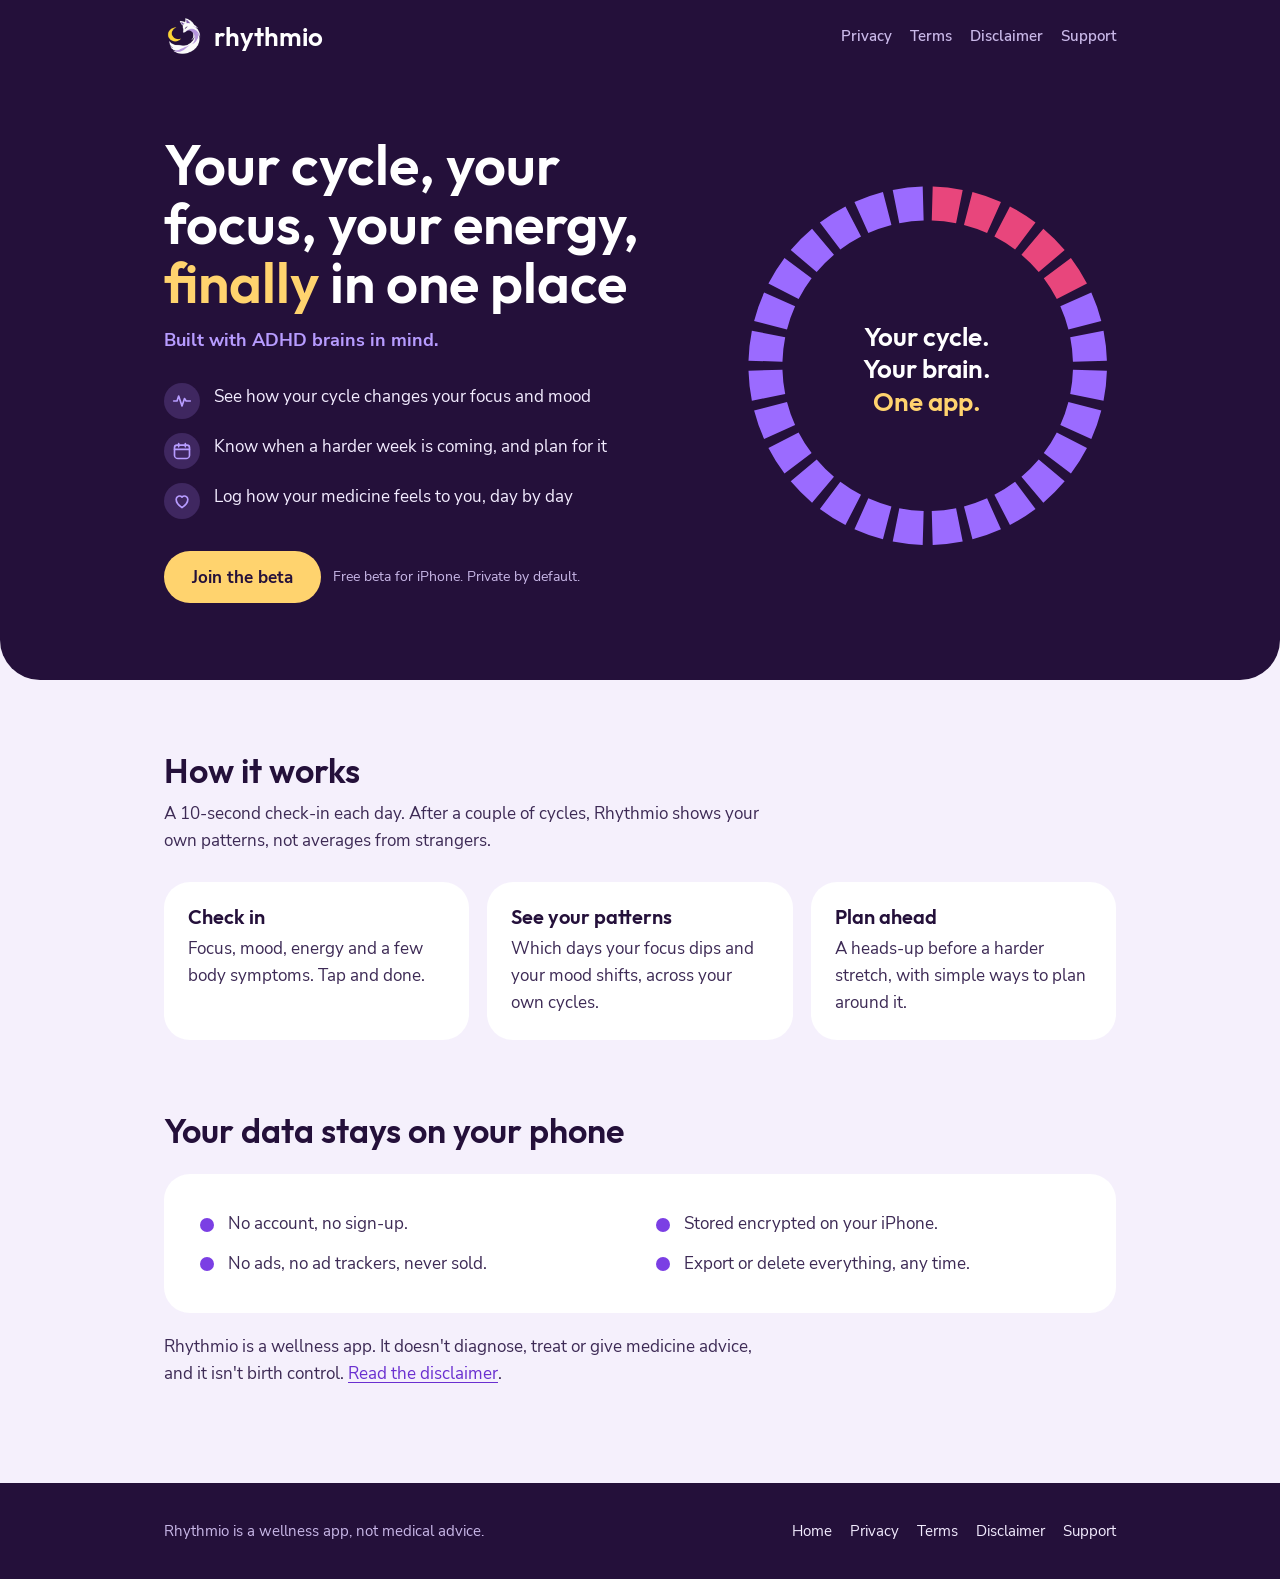
<file: index.html>
<!DOCTYPE html>
<html lang="en">
<head>
<meta charset="utf-8">
<meta name="viewport" content="width=device-width, initial-scale=1">
<title>Rhythmio: your cycle, your focus, your energy</title>
<meta name="description" content="Rhythmio shows how your cycle shapes your focus, mood and energy. Built with ADHD brains in mind. Private by default.">
<link rel="icon" href="rhythmio-icon.png" type="image/png">
<link rel="apple-touch-icon" href="rhythmio-icon.png">
<link rel="preload" href="fonts/Outfit-SemiBold.ttf" as="font" type="font/ttf" crossorigin><link rel="preload" href="fonts/NunitoSans-Regular.ttf" as="font" type="font/ttf" crossorigin>
<link rel="stylesheet" href="style.css">
</head>
<body>
<header class="top"><div class="wrap">
  <a class="brand" href="index.html"><img src="rhythmio-mark.png" alt="" width="40" height="40">rhythmio</a>
  <nav aria-label="Main"><a href="privacy.html">Privacy</a><a href="terms.html">Terms</a><a href="disclaimer.html">Disclaimer</a><a href="support.html">Support</a></nav>
</div></header>
<main>
<section class="hero"><div class="wrap">
  <div>
    <h1>Your cycle, your focus, your energy, <em>finally</em> in one place</h1>
    <p class="sub">Built with ADHD brains in mind.</p>
    <ul class="benefits"><li><svg viewBox="0 0 24 24" aria-hidden="true"><path d="M2 12h4l2-6 4 12 3-9 2 3h5" fill="none" stroke="currentColor" stroke-width="2" stroke-linecap="round" stroke-linejoin="round"/></svg><span>See how your cycle changes your focus and mood</span></li><li><svg viewBox="0 0 24 24" aria-hidden="true"><rect x="3" y="5" width="18" height="16" rx="3" fill="none" stroke="currentColor" stroke-width="2"/><path d="M3 10h18M8 3v4M16 3v4" stroke="currentColor" stroke-width="2" stroke-linecap="round"/></svg><span>Know when a harder week is coming, and plan for it</span></li><li><svg viewBox="0 0 24 24" aria-hidden="true"><path d="M12 20s-7-4.4-7-10a4 4 0 0 1 7-2.6A4 4 0 0 1 19 10c0 5.6-7 10-7 10z" fill="none" stroke="currentColor" stroke-width="2" stroke-linejoin="round"/></svg><span>Log how your medicine feels to you, day by day</span></li></ul>
    <div class="cta"><a class="button" href="https://testflight.apple.com/join/xtT6ZgaQ">Join the beta</a><span class="note">Free beta for iPhone. Private by default.</span></div>
  </div>
  <div class="ring"><svg viewBox="0 0 200 200" aria-hidden="true"><path d="M102.40 14.03A86 86 0 0 1 116.79 15.65" stroke="#E8467C" stroke-width="18" fill="none"/><path d="M121.47 16.72A86 86 0 0 1 135.14 21.51" stroke="#E8467C" stroke-width="18" fill="none"/><path d="M139.46 23.59A86 86 0 0 1 151.72 31.29" stroke="#E8467C" stroke-width="18" fill="none"/><path d="M155.48 34.29A86 86 0 0 1 165.71 44.52" stroke="#E8467C" stroke-width="18" fill="none"/><path d="M168.71 48.28A86 86 0 0 1 176.41 60.54" stroke="#E8467C" stroke-width="18" fill="none"/><path d="M178.49 64.86A86 86 0 0 1 183.28 78.53" stroke="#9B6BFF" stroke-width="18" fill="none"/><path d="M184.35 83.21A86 86 0 0 1 185.97 97.60" stroke="#9B6BFF" stroke-width="18" fill="none"/><path d="M185.97 102.40A86 86 0 0 1 184.35 116.79" stroke="#9B6BFF" stroke-width="18" fill="none"/><path d="M183.28 121.47A86 86 0 0 1 178.49 135.14" stroke="#9B6BFF" stroke-width="18" fill="none"/><path d="M176.41 139.46A86 86 0 0 1 168.71 151.72" stroke="#9B6BFF" stroke-width="18" fill="none"/><path d="M165.71 155.48A86 86 0 0 1 155.48 165.71" stroke="#9B6BFF" stroke-width="18" fill="none"/><path d="M151.72 168.71A86 86 0 0 1 139.46 176.41" stroke="#9B6BFF" stroke-width="18" fill="none"/><path d="M135.14 178.49A86 86 0 0 1 121.47 183.28" stroke="#9B6BFF" stroke-width="18" fill="none"/><path d="M116.79 184.35A86 86 0 0 1 102.40 185.97" stroke="#9B6BFF" stroke-width="18" fill="none"/><path d="M97.60 185.97A86 86 0 0 1 83.21 184.35" stroke="#9B6BFF" stroke-width="18" fill="none"/><path d="M78.53 183.28A86 86 0 0 1 64.86 178.49" stroke="#9B6BFF" stroke-width="18" fill="none"/><path d="M60.54 176.41A86 86 0 0 1 48.28 168.71" stroke="#9B6BFF" stroke-width="18" fill="none"/><path d="M44.52 165.71A86 86 0 0 1 34.29 155.48" stroke="#9B6BFF" stroke-width="18" fill="none"/><path d="M31.29 151.72A86 86 0 0 1 23.59 139.46" stroke="#9B6BFF" stroke-width="18" fill="none"/><path d="M21.51 135.14A86 86 0 0 1 16.72 121.47" stroke="#9B6BFF" stroke-width="18" fill="none"/><path d="M15.65 116.79A86 86 0 0 1 14.03 102.40" stroke="#9B6BFF" stroke-width="18" fill="none"/><path d="M14.03 97.60A86 86 0 0 1 15.65 83.21" stroke="#9B6BFF" stroke-width="18" fill="none"/><path d="M16.72 78.53A86 86 0 0 1 21.51 64.86" stroke="#9B6BFF" stroke-width="18" fill="none"/><path d="M23.59 60.54A86 86 0 0 1 31.29 48.28" stroke="#9B6BFF" stroke-width="18" fill="none"/><path d="M34.29 44.52A86 86 0 0 1 44.52 34.29" stroke="#9B6BFF" stroke-width="18" fill="none"/><path d="M48.28 31.29A86 86 0 0 1 60.54 23.59" stroke="#9B6BFF" stroke-width="18" fill="none"/><path d="M64.86 21.51A86 86 0 0 1 78.53 16.72" stroke="#9B6BFF" stroke-width="18" fill="none"/><path d="M83.21 15.65A86 86 0 0 1 97.60 14.03" stroke="#9B6BFF" stroke-width="18" fill="none"/></svg><div class="centre">Your cycle.<br>Your brain.<br><span>One app.</span></div></div>
</div></section>

<section class="band"><div class="wrap">
  <h2>How it works</h2>
  <p class="lead">A 10-second check-in each day. After a couple of cycles, Rhythmio shows your own patterns, not averages from strangers.</p>
  <div class="cards">
    <div class="card"><h3>Check in</h3><p>Focus, mood, energy and a few body symptoms. Tap and done.</p></div>
    <div class="card"><h3>See your patterns</h3><p>Which days your focus dips and your mood shifts, across your own cycles.</p></div>
    <div class="card"><h3>Plan ahead</h3><p>A heads-up before a harder stretch, with simple ways to plan around it.</p></div>
  </div>
</div></section>

<section class="band" style="padding-top:0"><div class="wrap">
  <h2>Your data stays on your phone</h2>
  <div class="promise">
    <p>No account, no sign-up.</p>
    <p>Stored encrypted on your iPhone.</p>
    <p>No ads, no ad trackers, never sold.</p>
    <p>Export or delete everything, any time.</p>
  </div>
  <p class="lead" style="margin-top:20px">Rhythmio is a wellness app. It doesn't diagnose, treat or give medicine advice, and it isn't birth control. <a href="disclaimer.html">Read the disclaimer</a>.</p>
</div></section>
</main>
<footer><div class="wrap">
  <span>Rhythmio is a wellness app, not medical advice.</span>
  <nav aria-label="Footer"><a href="index.html">Home</a><a href="privacy.html">Privacy</a><a href="terms.html">Terms</a><a href="disclaimer.html">Disclaimer</a><a href="support.html">Support</a></nav>
</div></footer>
</body>
</html>
</file>
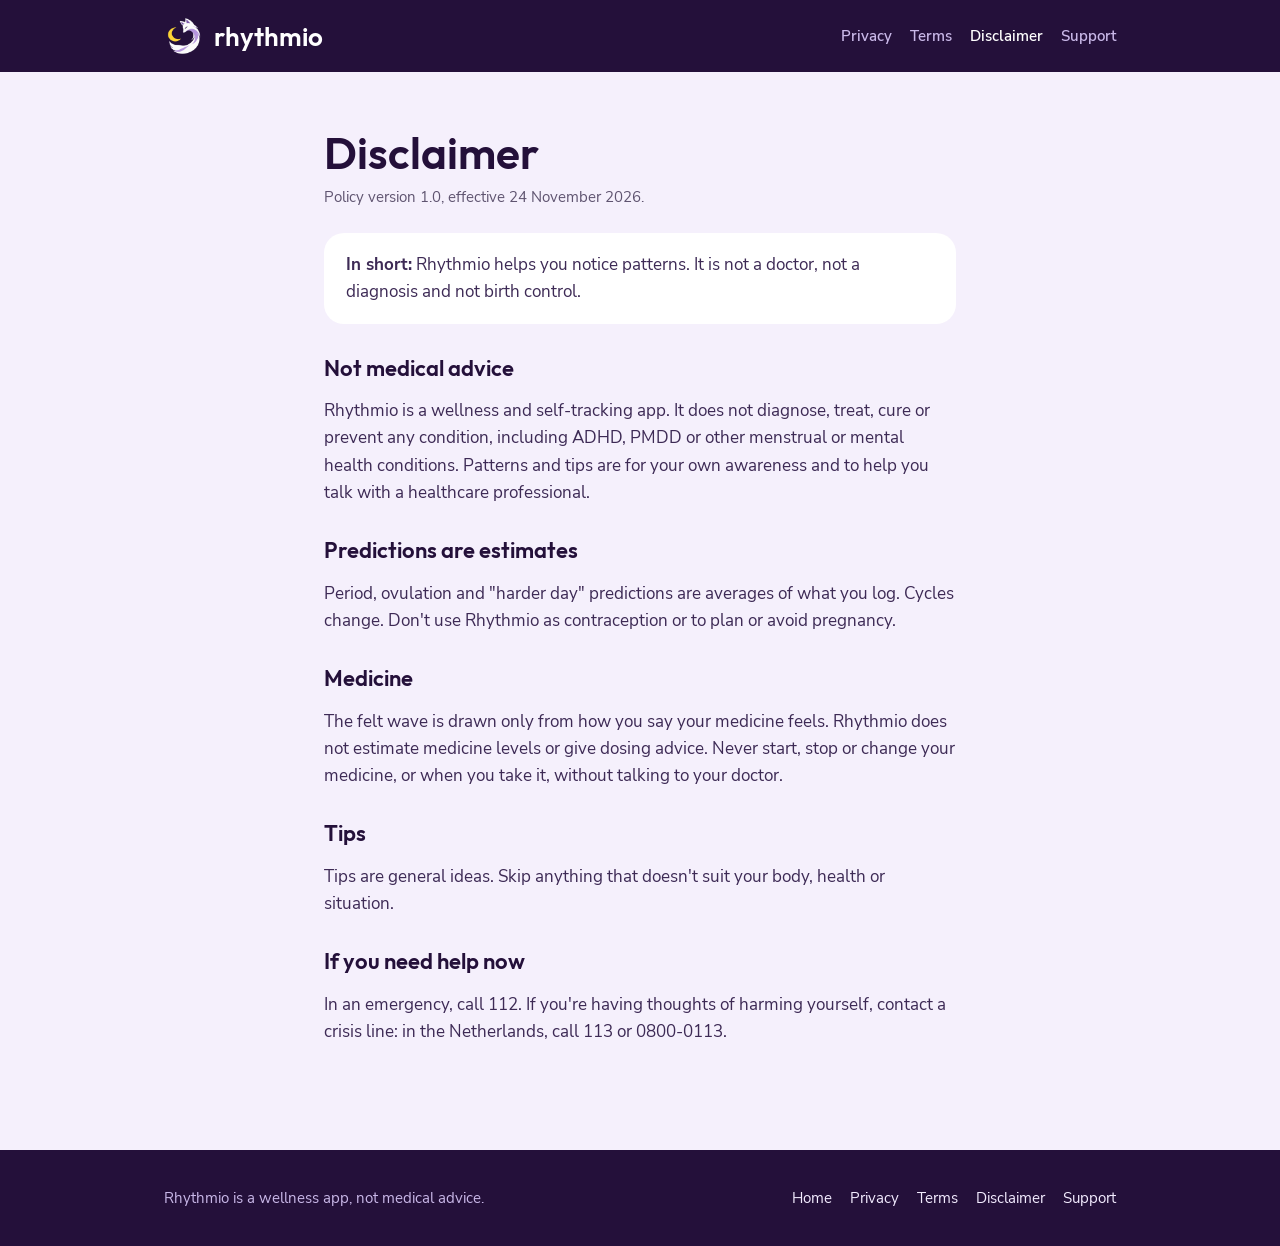
<file: disclaimer.html>
<!DOCTYPE html>
<html lang="en">
<head>
<meta charset="utf-8">
<meta name="viewport" content="width=device-width, initial-scale=1">
<title>Disclaimer · Rhythmio</title>
<meta name="description" content="Rhythmio is a wellness app, not medical advice or birth control.">
<link rel="icon" href="rhythmio-icon.png" type="image/png">
<link rel="apple-touch-icon" href="rhythmio-icon.png">
<link rel="preload" href="fonts/Outfit-SemiBold.ttf" as="font" type="font/ttf" crossorigin><link rel="preload" href="fonts/NunitoSans-Regular.ttf" as="font" type="font/ttf" crossorigin>
<link rel="stylesheet" href="style.css">
</head>
<body>
<header class="top"><div class="wrap">
  <a class="brand" href="index.html"><img src="rhythmio-mark.png" alt="" width="40" height="40">rhythmio</a>
  <nav aria-label="Main"><a href="privacy.html">Privacy</a><a href="terms.html">Terms</a><a href="disclaimer.html" aria-current=page>Disclaimer</a><a href="support.html">Support</a></nav>
</div></header>
<main class="page">
  <h1>Disclaimer</h1>
  <p class="meta">Policy version 1.0, effective 24 November 2026.</p>
  <div class="short"><p><strong>In short:</strong> Rhythmio helps you notice patterns. It is not a doctor, not a diagnosis and not birth control.</p></div>
<h2>Not medical advice</h2>
<p>Rhythmio is a wellness and self-tracking app. It does not diagnose, treat, cure or prevent any condition, including ADHD, PMDD or other menstrual or mental health conditions. Patterns and tips are for your own awareness and to help you talk with a healthcare professional.</p>
<h2>Predictions are estimates</h2>
<p>Period, ovulation and "harder day" predictions are averages of what you log. Cycles change. Don't use Rhythmio as contraception or to plan or avoid pregnancy.</p>
<h2>Medicine</h2>
<p>The felt wave is drawn only from how you say your medicine feels. Rhythmio does not estimate medicine levels or give dosing advice. Never start, stop or change your medicine, or when you take it, without talking to your doctor.</p>
<h2>Tips</h2>
<p>Tips are general ideas. Skip anything that doesn't suit your body, health or situation.</p>
<h2>If you need help now</h2>
<p>In an emergency, call 112. If you're having thoughts of harming yourself, contact a crisis line: in the Netherlands, call 113 or 0800-0113.</p>
</main>
<footer><div class="wrap">
  <span>Rhythmio is a wellness app, not medical advice.</span>
  <nav aria-label="Footer"><a href="index.html">Home</a><a href="privacy.html">Privacy</a><a href="terms.html">Terms</a><a href="disclaimer.html">Disclaimer</a><a href="support.html">Support</a></nav>
</div></footer>
</body>
</html>
</file>
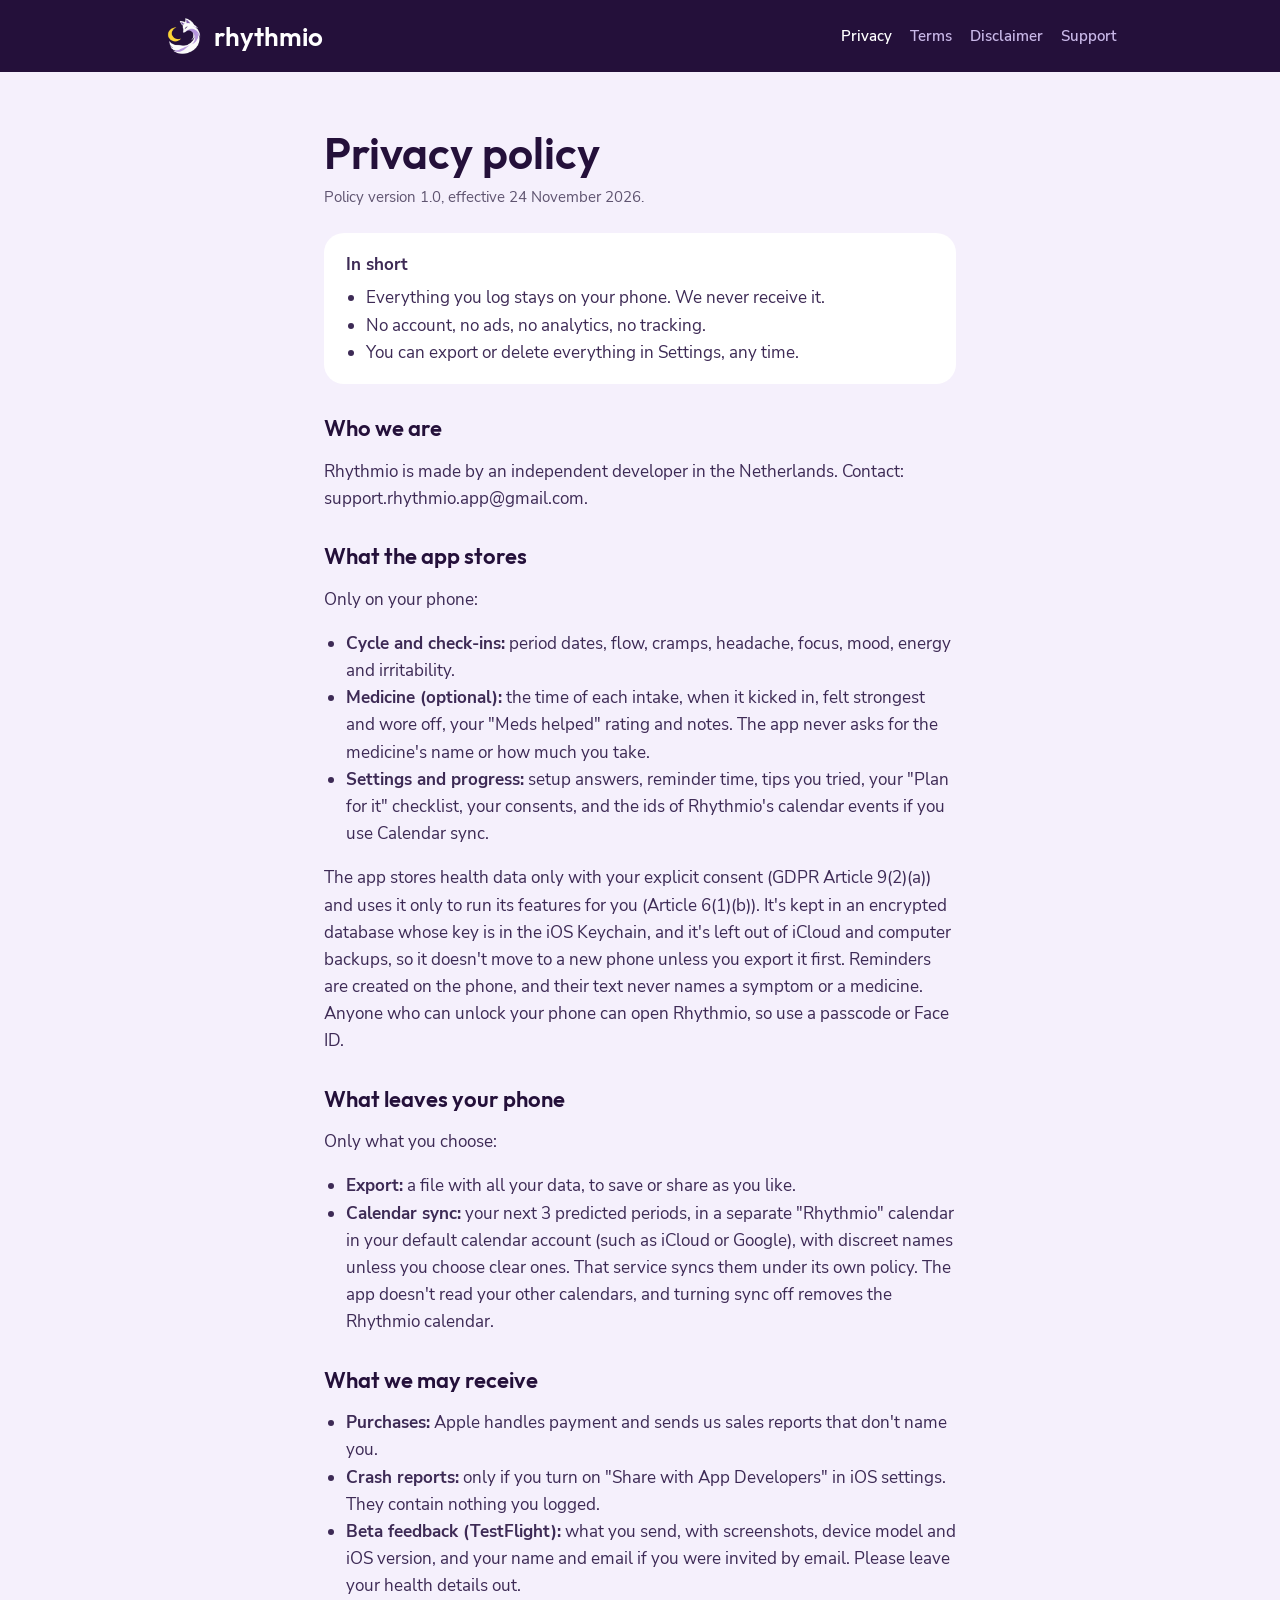
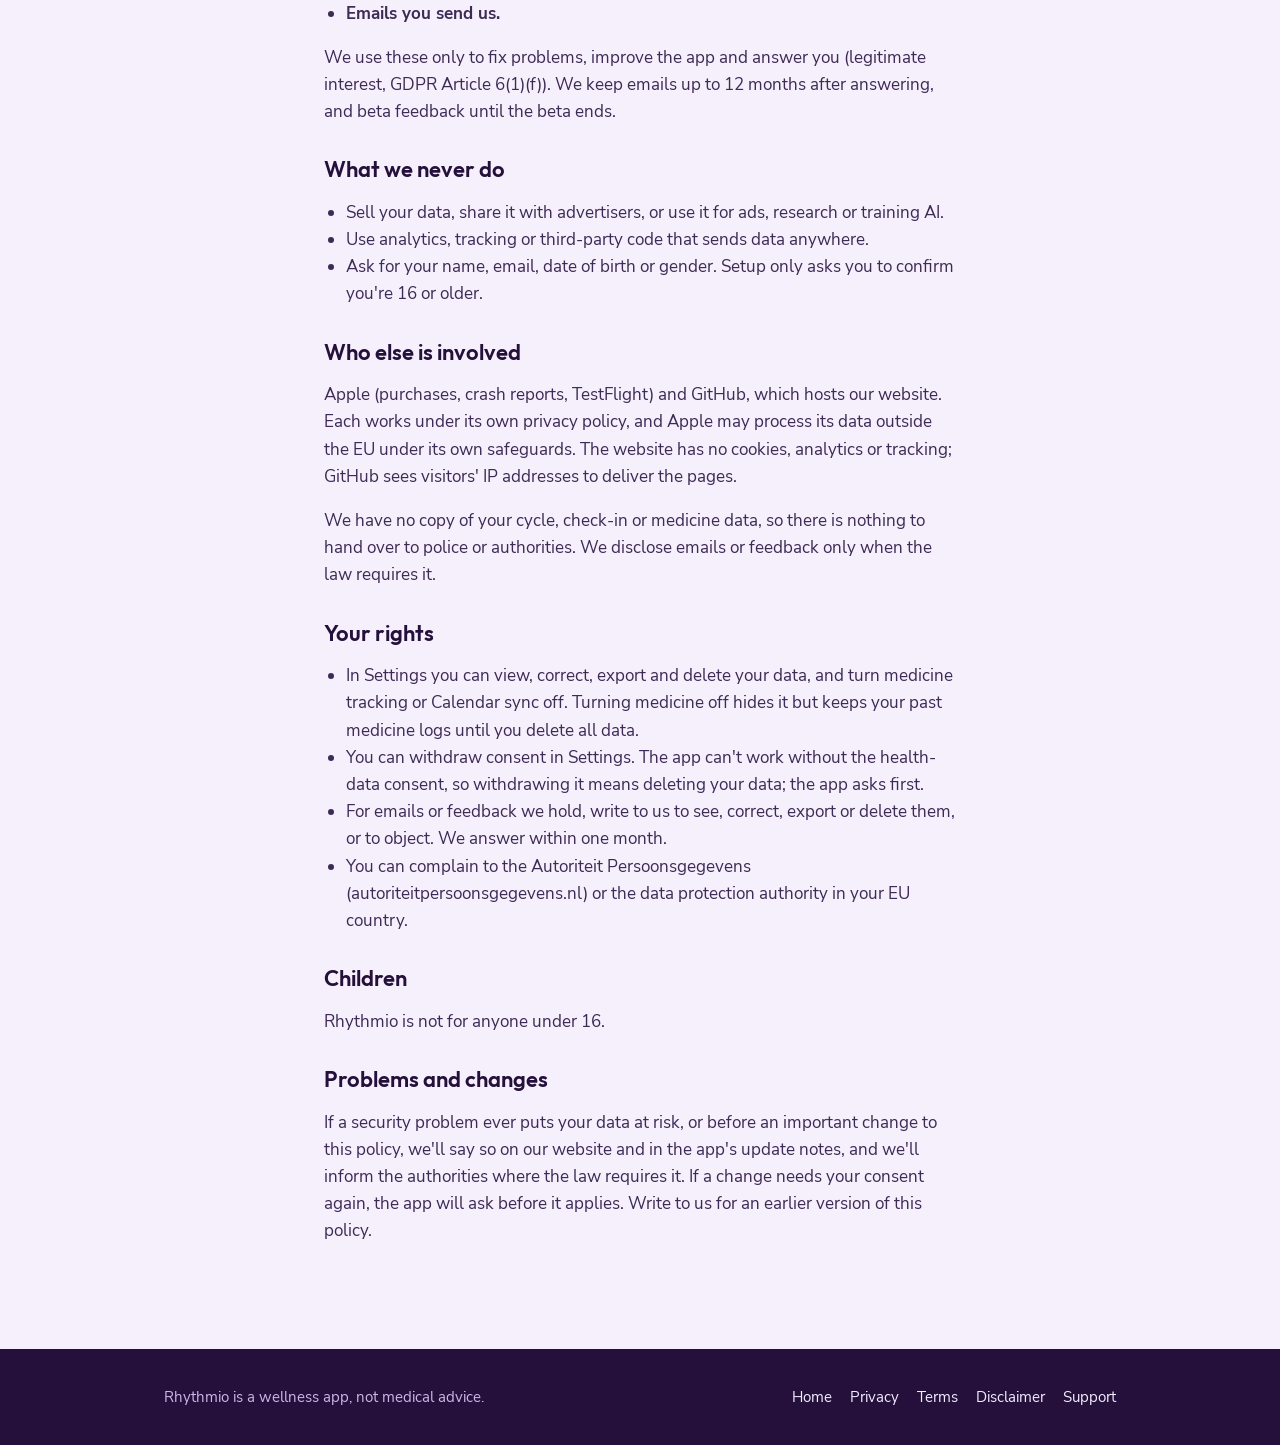
<file: privacy.html>
<!DOCTYPE html>
<html lang="en">
<head>
<meta charset="utf-8">
<meta name="viewport" content="width=device-width, initial-scale=1">
<title>Privacy policy · Rhythmio</title>
<meta name="description" content="How Rhythmio handles your data: on your phone, encrypted, never sold.">
<link rel="icon" href="rhythmio-icon.png" type="image/png">
<link rel="apple-touch-icon" href="rhythmio-icon.png">
<link rel="preload" href="fonts/Outfit-SemiBold.ttf" as="font" type="font/ttf" crossorigin><link rel="preload" href="fonts/NunitoSans-Regular.ttf" as="font" type="font/ttf" crossorigin>
<link rel="stylesheet" href="style.css">
</head>
<body>
<header class="top"><div class="wrap">
  <a class="brand" href="index.html"><img src="rhythmio-mark.png" alt="" width="40" height="40">rhythmio</a>
  <nav aria-label="Main"><a href="privacy.html" aria-current=page>Privacy</a><a href="terms.html">Terms</a><a href="disclaimer.html">Disclaimer</a><a href="support.html">Support</a></nav>
</div></header>
<main class="page">
  <h1>Privacy policy</h1>
  <p class="meta">Policy version 1.0, effective 24 November 2026.</p>
  <div class="short"><p><strong>In short</strong></p><ul><li>Everything you log stays on your phone. We never receive it.</li><li>No account, no ads, no analytics, no tracking.</li><li>You can export or delete everything in Settings, any time.</li></ul></div>
<h2>Who we are</h2>
<p>Rhythmio is made by an independent developer in the Netherlands. Contact: support.rhythmio.app@gmail.com.</p>
<h2>What the app stores</h2>
<p>Only on your phone:</p>
<ul><li><strong>Cycle and check-ins:</strong> period dates, flow, cramps, headache, focus, mood, energy and irritability.</li><li><strong>Medicine (optional):</strong> the time of each intake, when it kicked in, felt strongest and wore off, your "Meds helped" rating and notes. The app never asks for the medicine's name or how much you take.</li><li><strong>Settings and progress:</strong> setup answers, reminder time, tips you tried, your "Plan for it" checklist, your consents, and the ids of Rhythmio's calendar events if you use Calendar sync.</li></ul>
<p>The app stores health data only with your explicit consent (GDPR Article 9(2)(a)) and uses it only to run its features for you (Article 6(1)(b)). It's kept in an encrypted database whose key is in the iOS Keychain, and it's left out of iCloud and computer backups, so it doesn't move to a new phone unless you export it first. Reminders are created on the phone, and their text never names a symptom or a medicine. Anyone who can unlock your phone can open Rhythmio, so use a passcode or Face ID.</p>
<h2>What leaves your phone</h2>
<p>Only what you choose:</p>
<ul><li><strong>Export:</strong> a file with all your data, to save or share as you like.</li><li><strong>Calendar sync:</strong> your next 3 predicted periods, in a separate "Rhythmio" calendar in your default calendar account (such as iCloud or Google), with discreet names unless you choose clear ones. That service syncs them under its own policy. The app doesn't read your other calendars, and turning sync off removes the Rhythmio calendar.</li></ul>
<h2>What we may receive</h2>
<ul><li><strong>Purchases:</strong> Apple handles payment and sends us sales reports that don't name you.</li><li><strong>Crash reports:</strong> only if you turn on "Share with App Developers" in iOS settings. They contain nothing you logged.</li><li><strong>Beta feedback (TestFlight):</strong> what you send, with screenshots, device model and iOS version, and your name and email if you were invited by email. Please leave your health details out.</li><li><strong>Emails you send us.</strong></li></ul>
<p>We use these only to fix problems, improve the app and answer you (legitimate interest, GDPR Article 6(1)(f)). We keep emails up to 12 months after answering, and beta feedback until the beta ends.</p>
<h2>What we never do</h2>
<ul><li>Sell your data, share it with advertisers, or use it for ads, research or training AI.</li><li>Use analytics, tracking or third-party code that sends data anywhere.</li><li>Ask for your name, email, date of birth or gender. Setup only asks you to confirm you're 16 or older.</li></ul>
<h2>Who else is involved</h2>
<p>Apple (purchases, crash reports, TestFlight) and GitHub, which hosts our website. Each works under its own privacy policy, and Apple may process its data outside the EU under its own safeguards. The website has no cookies, analytics or tracking; GitHub sees visitors' IP addresses to deliver the pages.</p>
<p>We have no copy of your cycle, check-in or medicine data, so there is nothing to hand over to police or authorities. We disclose emails or feedback only when the law requires it.</p>
<h2>Your rights</h2>
<ul><li>In Settings you can view, correct, export and delete your data, and turn medicine tracking or Calendar sync off. Turning medicine off hides it but keeps your past medicine logs until you delete all data.</li><li>You can withdraw consent in Settings. The app can't work without the health-data consent, so withdrawing it means deleting your data; the app asks first.</li><li>For emails or feedback we hold, write to us to see, correct, export or delete them, or to object. We answer within one month.</li><li>You can complain to the Autoriteit Persoonsgegevens (autoriteitpersoonsgegevens.nl) or the data protection authority in your EU country.</li></ul>
<h2>Children</h2>
<p>Rhythmio is not for anyone under 16.</p>
<h2>Problems and changes</h2>
<p>If a security problem ever puts your data at risk, or before an important change to this policy, we'll say so on our website and in the app's update notes, and we'll inform the authorities where the law requires it. If a change needs your consent again, the app will ask before it applies. Write to us for an earlier version of this policy.</p>
</main>
<footer><div class="wrap">
  <span>Rhythmio is a wellness app, not medical advice.</span>
  <nav aria-label="Footer"><a href="index.html">Home</a><a href="privacy.html">Privacy</a><a href="terms.html">Terms</a><a href="disclaimer.html">Disclaimer</a><a href="support.html">Support</a></nav>
</div></footer>
</body>
</html>
</file>
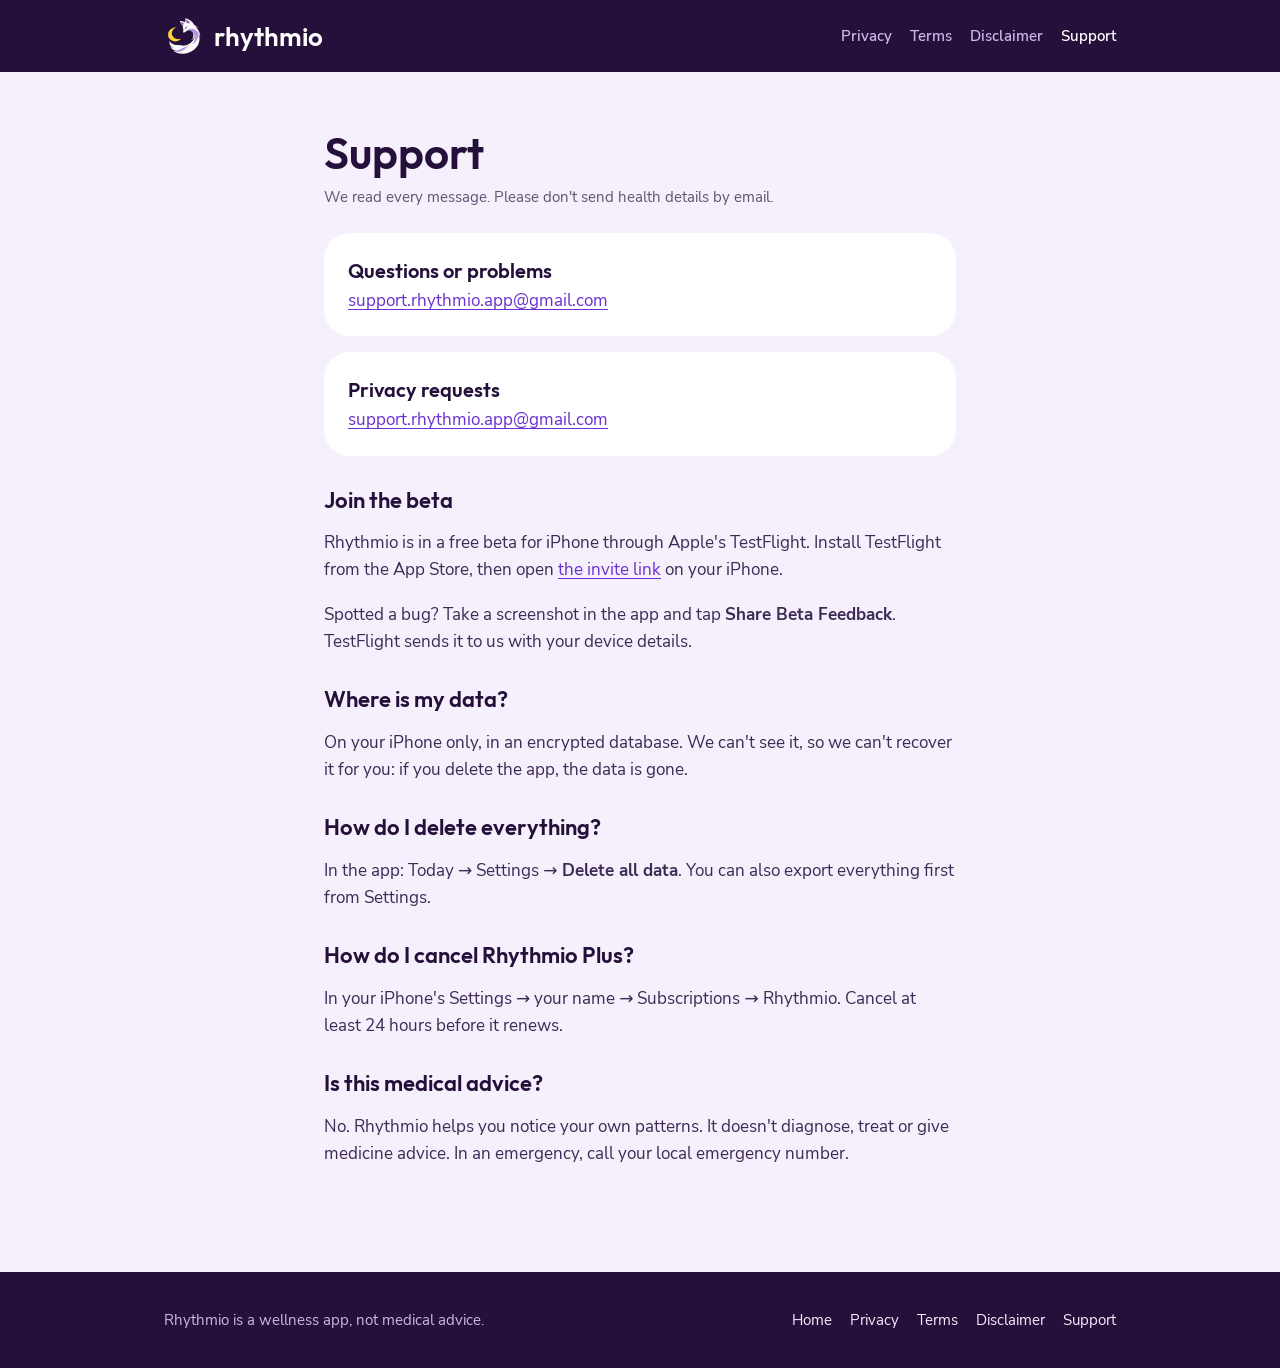
<file: support.html>
<!DOCTYPE html>
<html lang="en">
<head>
<meta charset="utf-8">
<meta name="viewport" content="width=device-width, initial-scale=1">
<title>Support · Rhythmio</title>
<meta name="description" content="Get help with Rhythmio: contact, beta, data and subscriptions.">
<link rel="icon" href="rhythmio-icon.png" type="image/png">
<link rel="apple-touch-icon" href="rhythmio-icon.png">
<link rel="preload" href="fonts/Outfit-SemiBold.ttf" as="font" type="font/ttf" crossorigin><link rel="preload" href="fonts/NunitoSans-Regular.ttf" as="font" type="font/ttf" crossorigin>
<link rel="stylesheet" href="style.css">
</head>
<body>
<header class="top"><div class="wrap">
  <a class="brand" href="index.html"><img src="rhythmio-mark.png" alt="" width="40" height="40">rhythmio</a>
  <nav aria-label="Main"><a href="privacy.html">Privacy</a><a href="terms.html">Terms</a><a href="disclaimer.html">Disclaimer</a><a href="support.html" aria-current=page>Support</a></nav>
</div></header>
<main class="page">
  <h1>Support</h1>
  <p class="meta">We read every message. Please don't send health details by email.</p>
  <div class="contact"><strong>Questions or problems</strong><br><a href="mailto:support.rhythmio.app@gmail.com">support.rhythmio.app@gmail.com</a></div>
  <div class="contact"><strong>Privacy requests</strong><br><a href="mailto:support.rhythmio.app@gmail.com">support.rhythmio.app@gmail.com</a></div>

  <h2 id="beta">Join the beta</h2>
  <p>Rhythmio is in a free beta for iPhone through Apple's TestFlight. Install TestFlight from the App Store, then open <a href="https://testflight.apple.com/join/xtT6ZgaQ">the invite link</a> on your iPhone.</p>
  <p>Spotted a bug? Take a screenshot in the app and tap <strong>Share Beta Feedback</strong>. TestFlight sends it to us with your device details.</p>

  <h2>Where is my data?</h2>
  <p>On your iPhone only, in an encrypted database. We can't see it, so we can't recover it for you: if you delete the app, the data is gone.</p>

  <h2>How do I delete everything?</h2>
  <p>In the app: Today → Settings → <strong>Delete all data</strong>. You can also export everything first from Settings.</p>

  <h2>How do I cancel Rhythmio Plus?</h2>
  <p>In your iPhone's Settings → your name → Subscriptions → Rhythmio. Cancel at least 24 hours before it renews.</p>

  <h2>Is this medical advice?</h2>
  <p>No. Rhythmio helps you notice your own patterns. It doesn't diagnose, treat or give medicine advice. In an emergency, call your local emergency number.</p>
</main>
<footer><div class="wrap">
  <span>Rhythmio is a wellness app, not medical advice.</span>
  <nav aria-label="Footer"><a href="index.html">Home</a><a href="privacy.html">Privacy</a><a href="terms.html">Terms</a><a href="disclaimer.html">Disclaimer</a><a href="support.html">Support</a></nav>
</div></footer>
</body>
</html>
</file>
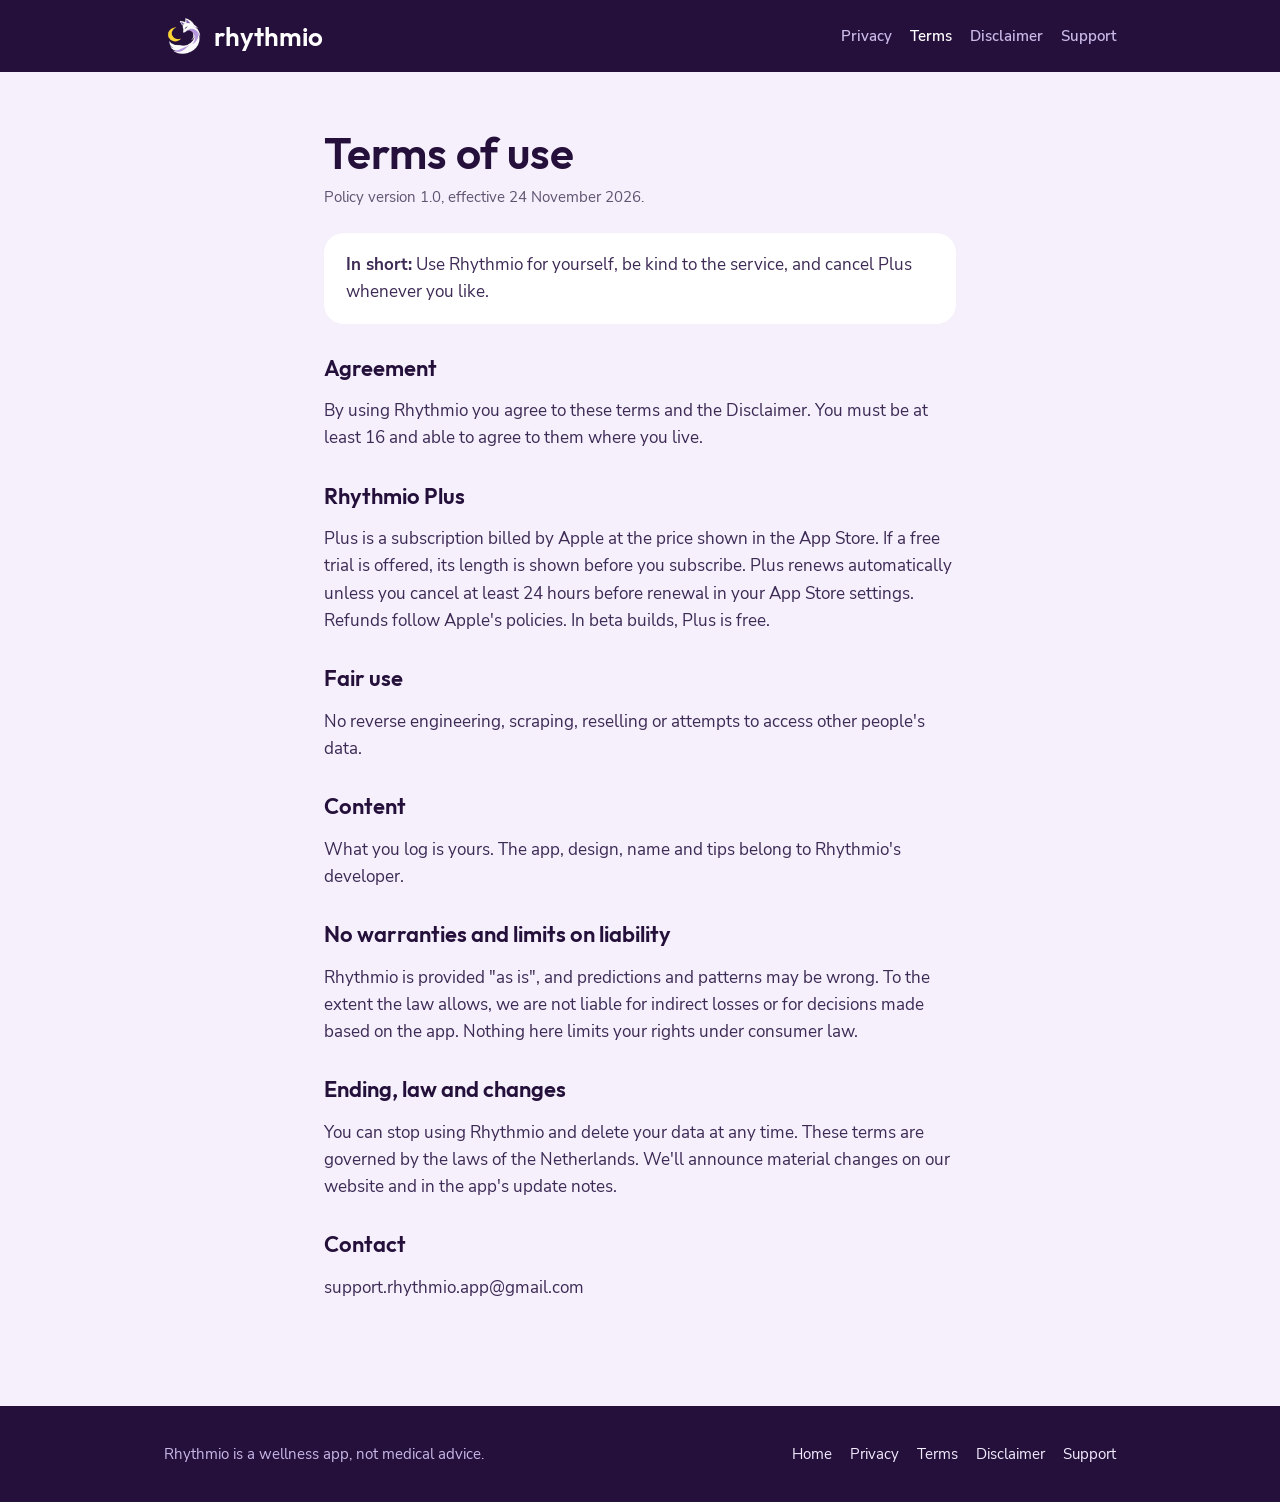
<file: terms.html>
<!DOCTYPE html>
<html lang="en">
<head>
<meta charset="utf-8">
<meta name="viewport" content="width=device-width, initial-scale=1">
<title>Terms of use · Rhythmio</title>
<meta name="description" content="Rhythmio terms of use.">
<link rel="icon" href="rhythmio-icon.png" type="image/png">
<link rel="apple-touch-icon" href="rhythmio-icon.png">
<link rel="preload" href="fonts/Outfit-SemiBold.ttf" as="font" type="font/ttf" crossorigin><link rel="preload" href="fonts/NunitoSans-Regular.ttf" as="font" type="font/ttf" crossorigin>
<link rel="stylesheet" href="style.css">
</head>
<body>
<header class="top"><div class="wrap">
  <a class="brand" href="index.html"><img src="rhythmio-mark.png" alt="" width="40" height="40">rhythmio</a>
  <nav aria-label="Main"><a href="privacy.html">Privacy</a><a href="terms.html" aria-current=page>Terms</a><a href="disclaimer.html">Disclaimer</a><a href="support.html">Support</a></nav>
</div></header>
<main class="page">
  <h1>Terms of use</h1>
  <p class="meta">Policy version 1.0, effective 24 November 2026.</p>
  <div class="short"><p><strong>In short:</strong> Use Rhythmio for yourself, be kind to the service, and cancel Plus whenever you like.</p></div>
<h2>Agreement</h2>
<p>By using Rhythmio you agree to these terms and the Disclaimer. You must be at least 16 and able to agree to them where you live.</p>
<h2>Rhythmio Plus</h2>
<p>Plus is a subscription billed by Apple at the price shown in the App Store. If a free trial is offered, its length is shown before you subscribe. Plus renews automatically unless you cancel at least 24 hours before renewal in your App Store settings. Refunds follow Apple's policies. In beta builds, Plus is free.</p>
<h2>Fair use</h2>
<p>No reverse engineering, scraping, reselling or attempts to access other people's data.</p>
<h2>Content</h2>
<p>What you log is yours. The app, design, name and tips belong to Rhythmio's developer.</p>
<h2>No warranties and limits on liability</h2>
<p>Rhythmio is provided "as is", and predictions and patterns may be wrong. To the extent the law allows, we are not liable for indirect losses or for decisions made based on the app. Nothing here limits your rights under consumer law.</p>
<h2>Ending, law and changes</h2>
<p>You can stop using Rhythmio and delete your data at any time. These terms are governed by the laws of the Netherlands. We'll announce material changes on our website and in the app's update notes.</p>
<h2>Contact</h2>
<p>support.rhythmio.app@gmail.com</p>
</main>
<footer><div class="wrap">
  <span>Rhythmio is a wellness app, not medical advice.</span>
  <nav aria-label="Footer"><a href="index.html">Home</a><a href="privacy.html">Privacy</a><a href="terms.html">Terms</a><a href="disclaimer.html">Disclaimer</a><a href="support.html">Support</a></nav>
</div></footer>
</body>
</html>
</file>
<file: style.css>
/* Rhythmio website. Same palette and type as the app (design/tokens.json):
   plum hero, lilac ground, butter call to action, Outfit headings, Nunito Sans body.
   Fonts are served from this site (fonts/, SIL Open Font License), not from Google. */
@font-face { font-family: Outfit; font-weight: 500; font-display: swap; src: url(fonts/Outfit-Medium.ttf) format("truetype"); }
@font-face { font-family: Outfit; font-weight: 600; font-display: swap; src: url(fonts/Outfit-SemiBold.ttf) format("truetype"); }
@font-face { font-family: "Nunito Sans"; font-weight: 400; font-display: swap; src: url(fonts/NunitoSans-Regular.ttf) format("truetype"); }
@font-face { font-family: "Nunito Sans"; font-weight: 600; font-display: swap; src: url(fonts/NunitoSans-SemiBold.ttf) format("truetype"); }
@font-face { font-family: "Nunito Sans"; font-weight: 700; font-display: swap; src: url(fonts/NunitoSans-Bold.ttf) format("truetype"); }
:root {
  --plum: #24103A; --plum-raised: #2E1A47; --plum-line: #3F2760;
  --ground: #F5F0FC; --surface: #FFFFFF; --lilac-line: #E3D8F5;
  --lavender: #B79CFF; --violet: #7B3FE4; --violet-text: #6A2FD0;
  --pink: #E8467C; --butter: #FFD36E; --butter-text: #4A3508;
  --text: #24103A; --text-body: #3D2A55; --text-muted: #5F5470;
  --on-dark: #F3ECFF; --on-dark-muted: #C9B8E8;
  --radius: 26px;
}
* { box-sizing: border-box; min-width: 0; }
html { scroll-padding-top: 24px; }
body { margin: 0; background: var(--ground); color: var(--text-body); font: 17px/1.6 "Nunito Sans", system-ui, sans-serif; overflow-x: clip; }
h1, h2, h3 { font-family: Outfit, system-ui, sans-serif; color: var(--text); font-weight: 600; line-height: 1.12; text-wrap: balance; margin: 0; }
a { color: var(--violet-text); text-underline-offset: 3px; }
a:focus-visible, .button:focus-visible { outline: 3px solid var(--lavender); outline-offset: 3px; border-radius: 8px; }
.wrap { max-width: 1080px; margin: 0 auto; padding: 0 max(5vw, 20px); }

/* Top bar */
.top { background: var(--plum); }
.top .wrap { display: flex; justify-content: space-between; align-items: center; gap: 16px; min-height: 72px; flex-wrap: wrap; }
.brand { display: inline-flex; align-items: center; gap: 10px; color: #fff; text-decoration: none; font: 600 26px Outfit, sans-serif; }
.brand img { width: 40px; height: 40px; }
.top nav { display: flex; gap: 18px; flex-wrap: wrap; }
.top nav a { color: var(--on-dark-muted); text-decoration: none; font-weight: 600; font-size: 15px; padding: 10px 0; }
.top nav a:hover, .top nav a[aria-current=page] { color: #fff; }

/* Landing hero */
.hero { background: var(--plum); color: var(--on-dark); border-radius: 0 0 40px 40px; padding: clamp(24px, 5vw, 64px) 0 clamp(40px, 6vw, 80px); }
.hero .wrap { display: grid; grid-template-columns: minmax(0, 1.15fr) minmax(0, .85fr); gap: clamp(24px, 5vw, 64px); align-items: center; }
.hero h1 { color: #fff; font-size: clamp(36px, 5.2vw, 56px); line-height: 1.05; }
.hero h1 em { font-style: normal; color: var(--butter); }
.hero .sub { color: var(--lavender); font-weight: 700; margin: 14px 0 0; font-size: 18px; }
.benefits { list-style: none; padding: 0; margin: 28px 0 0; display: grid; gap: 14px; }
.benefits li { display: flex; gap: 14px; align-items: flex-start; }
.benefits svg { flex: none; width: 36px; height: 36px; padding: 8px; border-radius: 50%; background: var(--plum-line); color: var(--lavender); }
.cta { display: flex; flex-wrap: wrap; gap: 12px; align-items: center; margin-top: 32px; }
.button { display: inline-flex; align-items: center; justify-content: center; min-height: 52px; padding: 0 28px; border-radius: 999px; background: var(--butter); color: var(--plum); font: 700 17px "Nunito Sans", sans-serif; text-decoration: none; }
.button:hover { filter: brightness(1.04); }
.cta .note { color: var(--on-dark-muted); font-size: 14px; }
.ring { width: 100%; max-width: 380px; justify-self: center; aspect-ratio: 1; position: relative; }
.ring svg { width: 100%; height: 100%; }
.ring .centre { position: absolute; inset: 0; display: grid; place-content: center; text-align: center; font: 600 clamp(18px, 2.4vw, 26px)/1.25 Outfit, sans-serif; color: #fff; }
.ring .centre span { color: var(--butter); }

/* Sections */
.band { padding: clamp(40px, 6vw, 72px) 0; }
.band h2 { font-size: clamp(26px, 3vw, 34px); }
.band > .wrap > p.lead { max-width: 62ch; margin: 10px 0 0; }
.cards { display: grid; grid-template-columns: repeat(3, minmax(0, 1fr)); gap: 18px; margin-top: 28px; }
.card { background: var(--surface); border-radius: var(--radius); padding: 24px; }
.card h3 { font-size: 20px; margin-bottom: 6px; }
.card p { margin: 0; }
.promise { background: var(--surface); border-radius: var(--radius); padding: clamp(22px, 3vw, 36px); display: grid; grid-template-columns: repeat(2, minmax(0, 1fr)); gap: 12px 32px; margin-top: 24px; }
.promise p { margin: 0; padding-left: 28px; position: relative; }
.promise p::before { content: ""; position: absolute; left: 0; top: .45em; width: 14px; height: 14px; border-radius: 50%; background: var(--violet); }

/* Legal and support pages */
.page { max-width: 760px; margin: 0 auto; padding: clamp(28px, 5vw, 56px) max(5vw, 20px) 64px; }
.page h1 { font-size: clamp(32px, 4.5vw, 44px); }
.page .meta { color: var(--text-muted); font-size: 15px; margin: 8px 0 24px; }
.page .short { background: var(--surface); border-radius: 20px; padding: 18px 22px; margin: 0 0 8px; }
.page .short p { margin: 0; }
.page .short ul { margin: 6px 0 0; padding-left: 20px; }
.page h2 { font-size: 22px; margin: 32px 0 8px; }
.page p, .page li { color: var(--text-body); }
.page ul { padding-left: 22px; }
.contact { background: var(--surface); border-radius: var(--radius); padding: 22px 24px; margin-top: 16px; }
.contact strong { font-family: Outfit, sans-serif; font-size: 20px; color: var(--text); }

/* Footer */
footer { background: var(--plum); color: var(--on-dark-muted); padding: 36px 0; margin-top: 24px; font-size: 15px; }
footer .wrap { display: flex; flex-wrap: wrap; justify-content: space-between; gap: 16px; }
footer nav { display: flex; flex-wrap: wrap; gap: 18px; }
footer a { color: var(--on-dark); text-decoration: none; }
footer a:hover { text-decoration: underline; }

@media (max-width: 820px) {
  .hero .wrap { grid-template-columns: minmax(0, 1fr); }
  .ring { max-width: 260px; order: -1; }
  .cards { grid-template-columns: minmax(0, 1fr); }
  .promise { grid-template-columns: minmax(0, 1fr); }
}
@media (prefers-reduced-motion: no-preference) {
  .ring svg { animation: turn 60s linear infinite; }
  @keyframes turn { to { transform: rotate(360deg); } }
}
</file>
